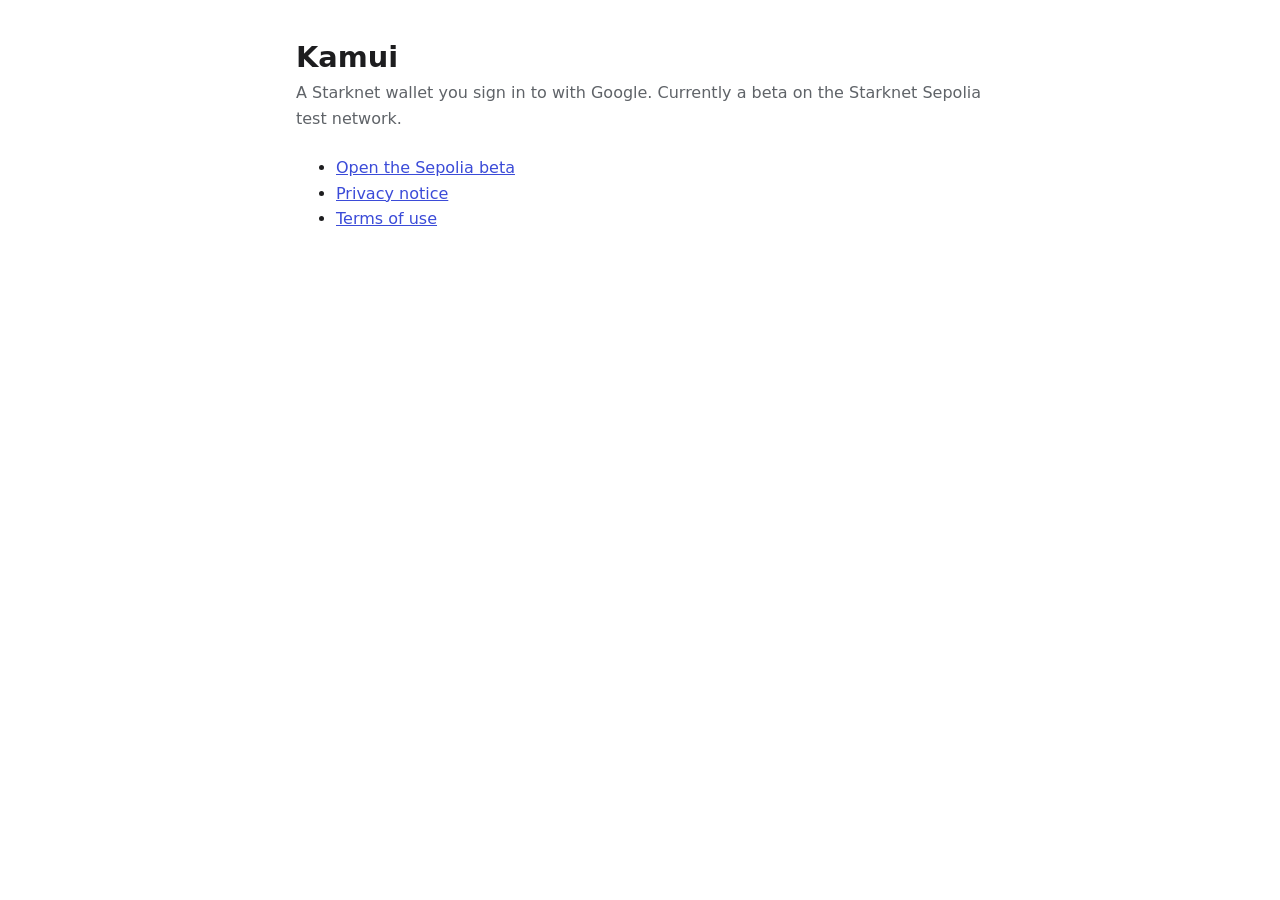
<file: index.html>
<!doctype html>
<html lang="en"><head><meta charset="utf-8"><meta name="viewport" content="width=device-width,initial-scale=1">
<title>Kamui</title><link rel="stylesheet" href="/style.css"></head>
<body><main>
<h1>Kamui</h1>
<p class="meta">A Starknet wallet you sign in to with Google. Currently a beta on the Starknet Sepolia test network.</p>
<ul><li><a href="https://sepolia.kamui.page">Open the Sepolia beta</a></li><li><a href="/privacy">Privacy notice</a></li><li><a href="/terms">Terms of use</a></li></ul>
</main></body></html>
</file>
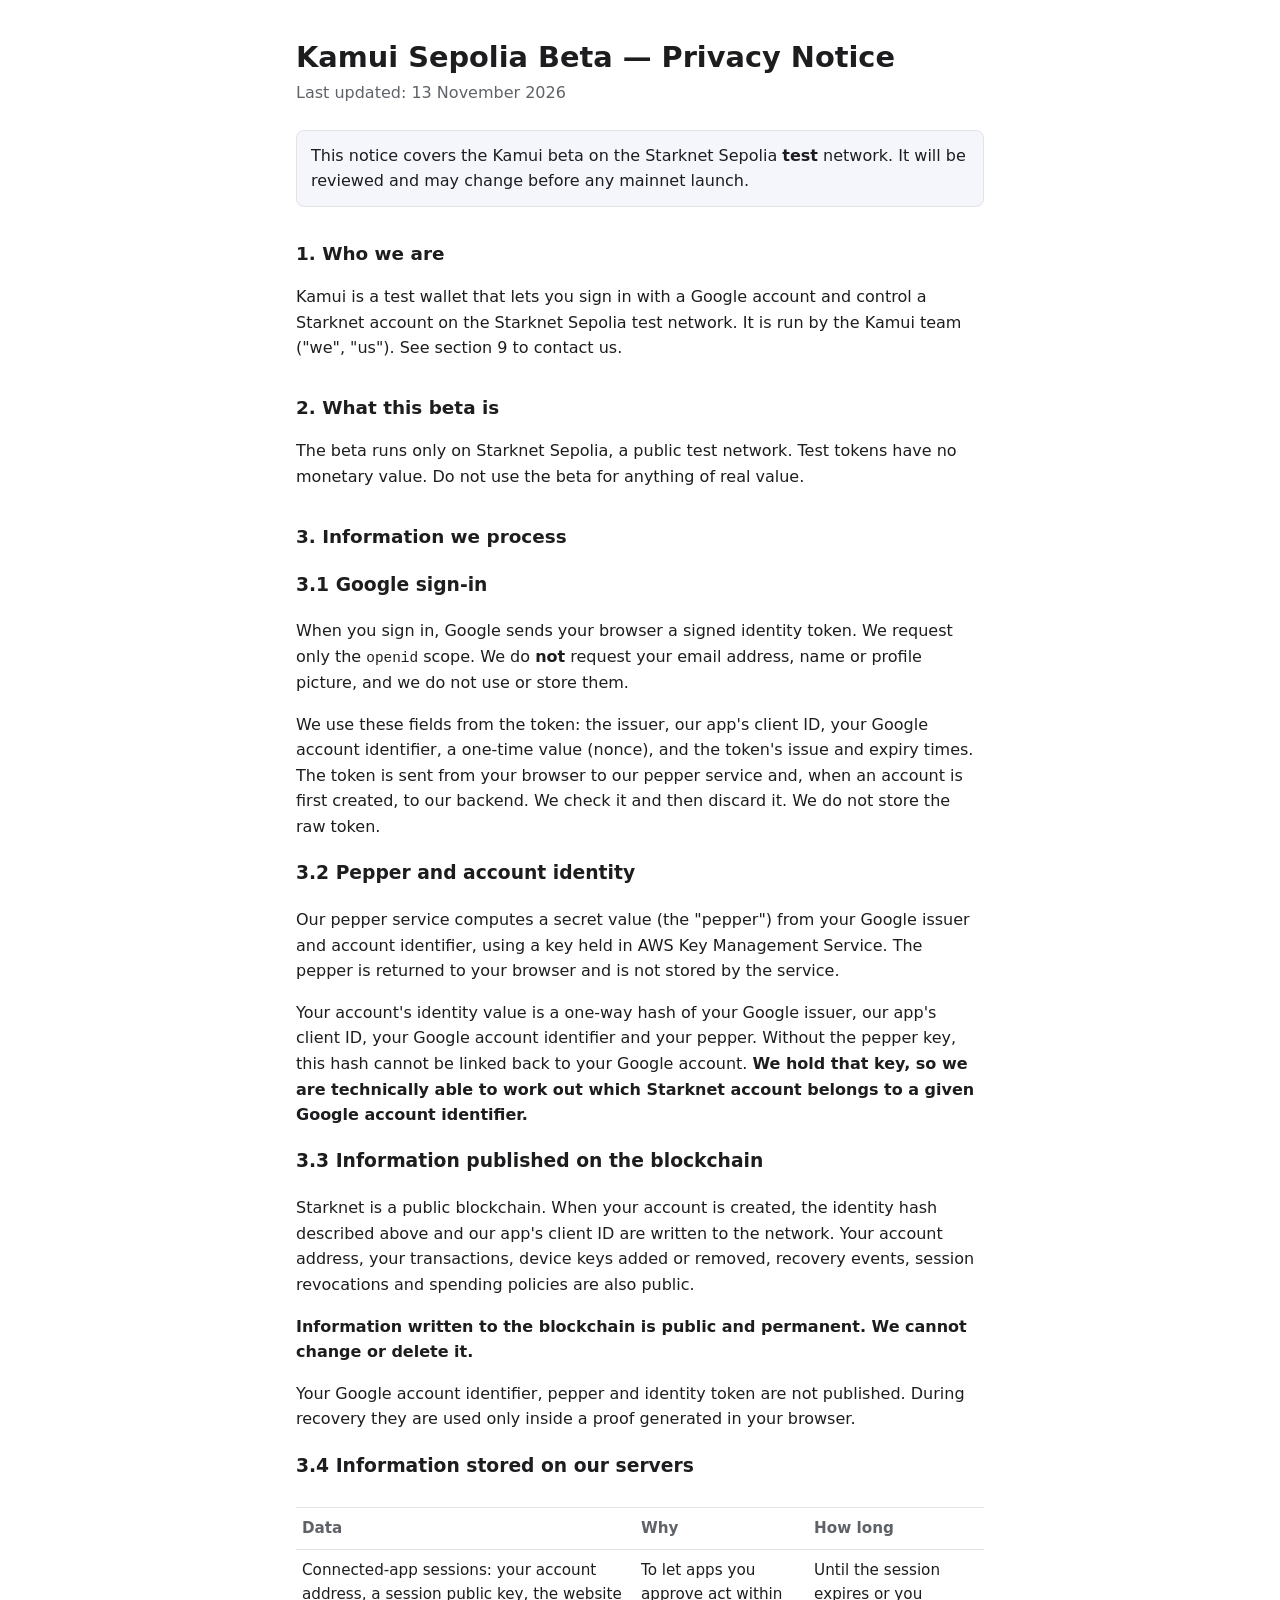
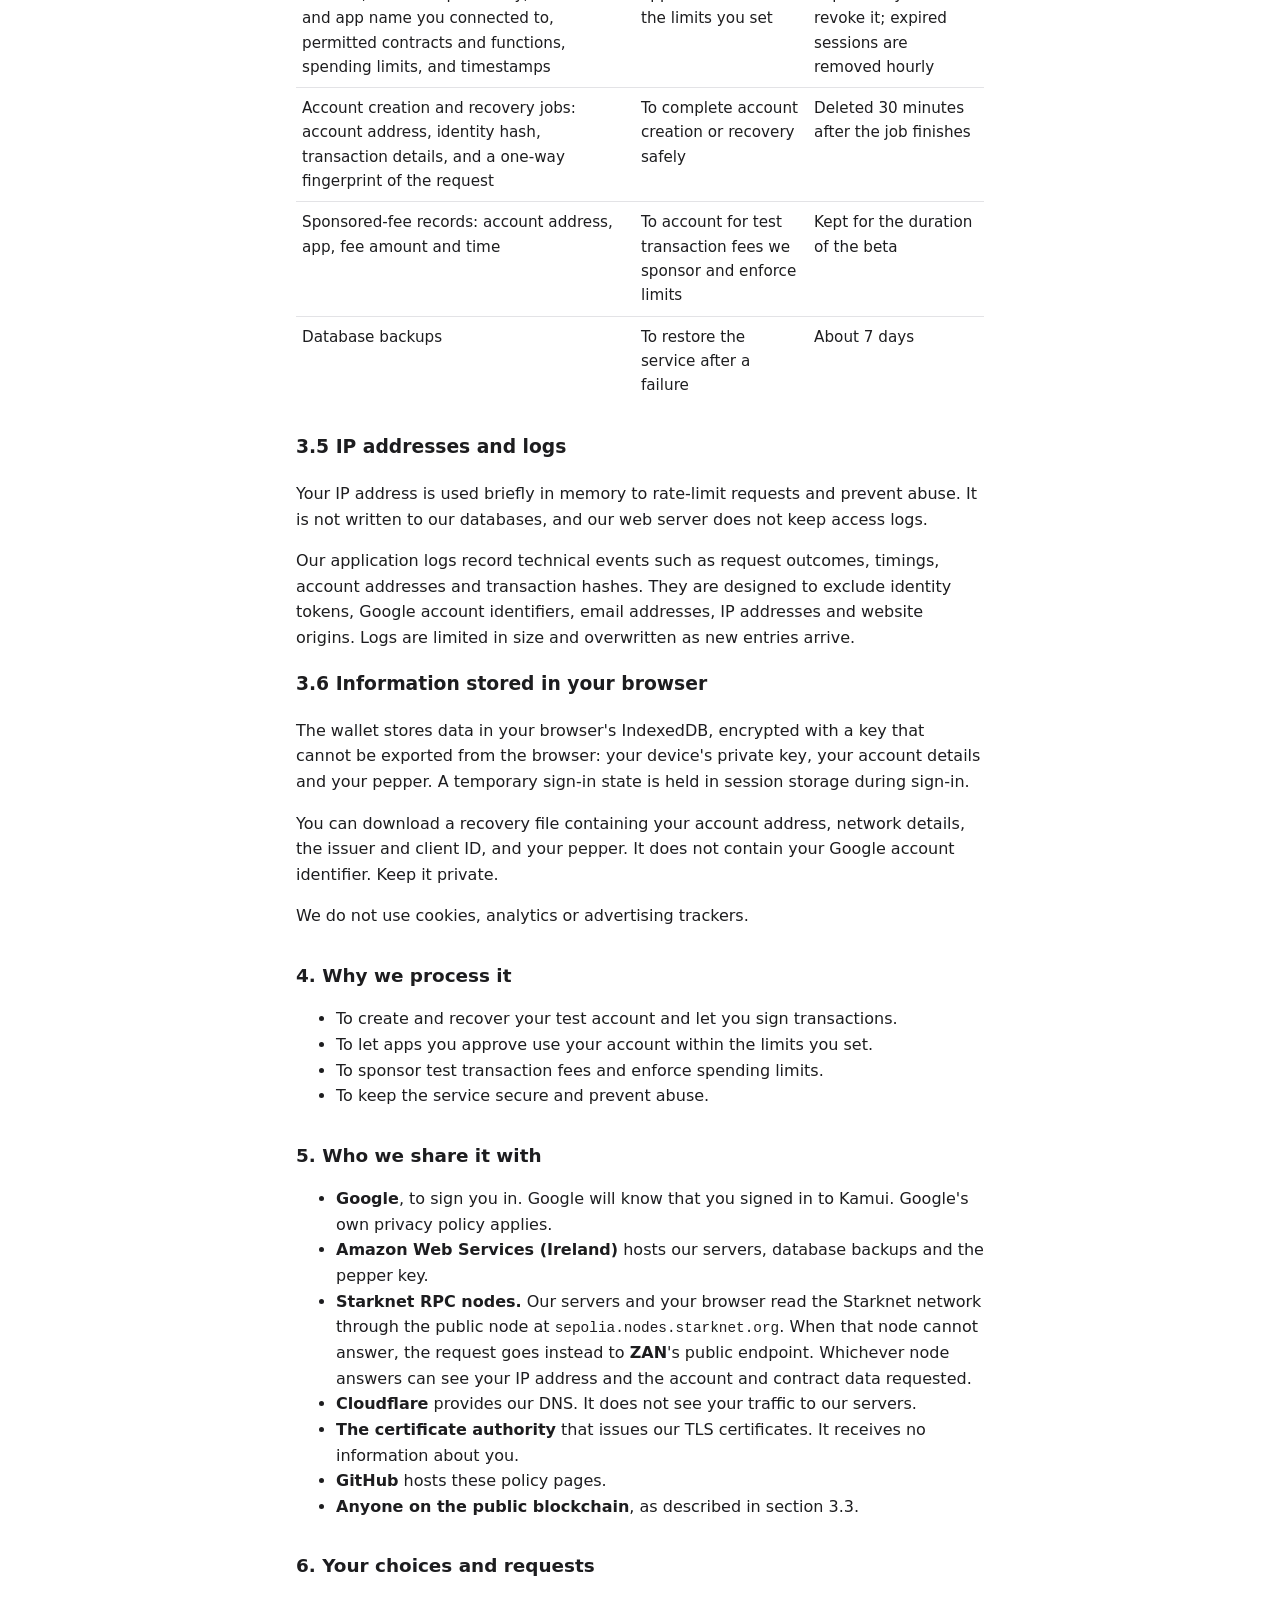
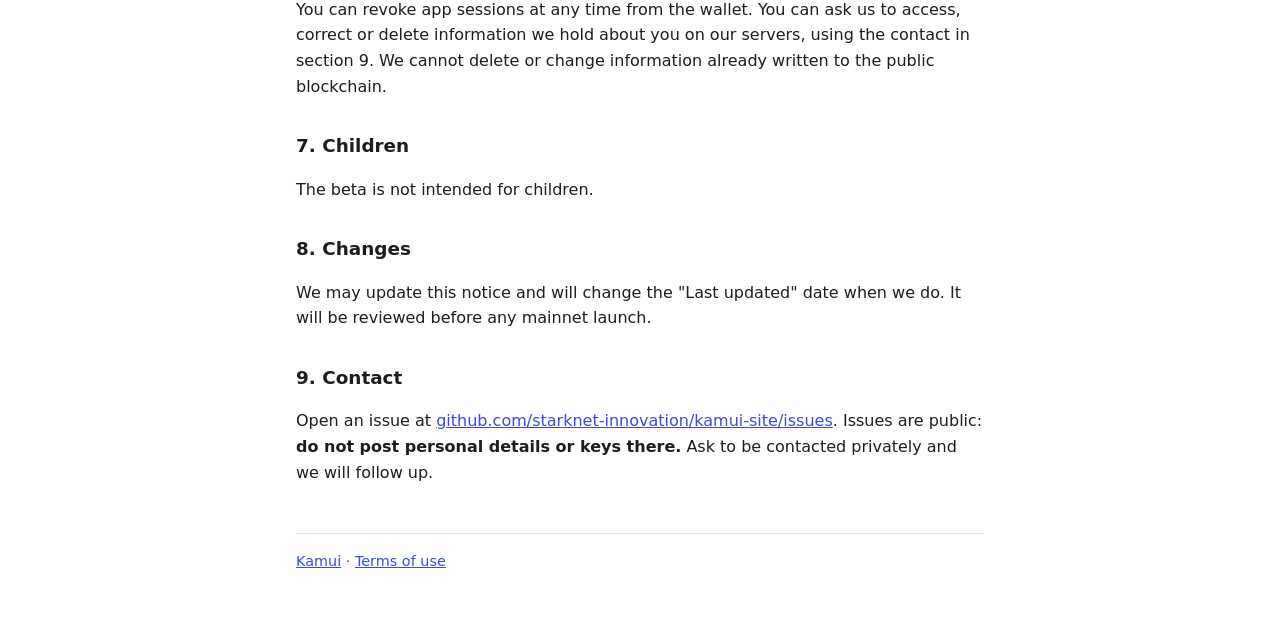
<file: privacy/index.html>
<!doctype html>
<html lang="en"><head><meta charset="utf-8"><meta name="viewport" content="width=device-width,initial-scale=1">
<title>Kamui Privacy</title><link rel="stylesheet" href="/style.css"></head>
<body><main>
<h1>Kamui Sepolia Beta — Privacy Notice</h1>
<p class="meta">Last updated: 13 November 2026</p>
<p class="note">This notice covers the Kamui beta on the Starknet Sepolia <strong>test</strong> network. It will be reviewed and may change before any mainnet launch.</p>

<h2>1. Who we are</h2>
<p>Kamui is a test wallet that lets you sign in with a Google account and control a Starknet account on the Starknet Sepolia test network. It is run by the Kamui team ("we", "us"). See section 9 to contact us.</p>

<h2>2. What this beta is</h2>
<p>The beta runs only on Starknet Sepolia, a public test network. Test tokens have no monetary value. Do not use the beta for anything of real value.</p>

<h2>3. Information we process</h2>
<h3>3.1 Google sign-in</h3>
<p>When you sign in, Google sends your browser a signed identity token. We request only the <code>openid</code> scope. We do <strong>not</strong> request your email address, name or profile picture, and we do not use or store them.</p>
<p>We use these fields from the token: the issuer, our app's client ID, your Google account identifier, a one-time value (nonce), and the token's issue and expiry times. The token is sent from your browser to our pepper service and, when an account is first created, to our backend. We check it and then discard it. We do not store the raw token.</p>

<h3>3.2 Pepper and account identity</h3>
<p>Our pepper service computes a secret value (the "pepper") from your Google issuer and account identifier, using a key held in AWS Key Management Service. The pepper is returned to your browser and is not stored by the service.</p>
<p>Your account's identity value is a one-way hash of your Google issuer, our app's client ID, your Google account identifier and your pepper. Without the pepper key, this hash cannot be linked back to your Google account. <strong>We hold that key, so we are technically able to work out which Starknet account belongs to a given Google account identifier.</strong></p>

<h3>3.3 Information published on the blockchain</h3>
<p>Starknet is a public blockchain. When your account is created, the identity hash described above and our app's client ID are written to the network. Your account address, your transactions, device keys added or removed, recovery events, session revocations and spending policies are also public.</p>
<p><strong>Information written to the blockchain is public and permanent. We cannot change or delete it.</strong></p>
<p>Your Google account identifier, pepper and identity token are not published. During recovery they are used only inside a proof generated in your browser.</p>

<h3>3.4 Information stored on our servers</h3>
<div class="wrap"><table>
<tr><th>Data</th><th>Why</th><th>How long</th></tr>
<tr><td>Connected-app sessions: your account address, a session public key, the website and app name you connected to, permitted contracts and functions, spending limits, and timestamps</td><td>To let apps you approve act within the limits you set</td><td>Until the session expires or you revoke it; expired sessions are removed hourly</td></tr>
<tr><td>Account creation and recovery jobs: account address, identity hash, transaction details, and a one-way fingerprint of the request</td><td>To complete account creation or recovery safely</td><td>Deleted 30 minutes after the job finishes</td></tr>
<tr><td>Sponsored-fee records: account address, app, fee amount and time</td><td>To account for test transaction fees we sponsor and enforce limits</td><td>Kept for the duration of the beta</td></tr>
<tr><td>Database backups</td><td>To restore the service after a failure</td><td>About 7 days</td></tr>
</table></div>

<h3>3.5 IP addresses and logs</h3>
<p>Your IP address is used briefly in memory to rate-limit requests and prevent abuse. It is not written to our databases, and our web server does not keep access logs.</p>
<p>Our application logs record technical events such as request outcomes, timings, account addresses and transaction hashes. They are designed to exclude identity tokens, Google account identifiers, email addresses, IP addresses and website origins. Logs are limited in size and overwritten as new entries arrive.</p>

<h3>3.6 Information stored in your browser</h3>
<p>The wallet stores data in your browser's IndexedDB, encrypted with a key that cannot be exported from the browser: your device's private key, your account details and your pepper. A temporary sign-in state is held in session storage during sign-in.</p>
<p>You can download a recovery file containing your account address, network details, the issuer and client ID, and your pepper. It does not contain your Google account identifier. Keep it private.</p>
<p>We do not use cookies, analytics or advertising trackers.</p>

<h2>4. Why we process it</h2>
<ul>
<li>To create and recover your test account and let you sign transactions.</li>
<li>To let apps you approve use your account within the limits you set.</li>
<li>To sponsor test transaction fees and enforce spending limits.</li>
<li>To keep the service secure and prevent abuse.</li>
</ul>

<h2>5. Who we share it with</h2>
<ul>
<li><strong>Google</strong>, to sign you in. Google will know that you signed in to Kamui. Google's own privacy policy applies.</li>
<li><strong>Amazon Web Services (Ireland)</strong> hosts our servers, database backups and the pepper key.</li>
<li><strong>Starknet RPC nodes.</strong> Our servers and your browser read the Starknet network through the public node at <code>sepolia.nodes.starknet.org</code>. When that node cannot answer, the request goes instead to <strong>ZAN</strong>'s public endpoint. Whichever node answers can see your IP address and the account and contract data requested.</li>
<li><strong>Cloudflare</strong> provides our DNS. It does not see your traffic to our servers.</li>
<li><strong>The certificate authority</strong> that issues our TLS certificates. It receives no information about you.</li>
<li><strong>GitHub</strong> hosts these policy pages.</li>
<li><strong>Anyone on the public blockchain</strong>, as described in section 3.3.</li>
</ul>

<h2>6. Your choices and requests</h2>
<p>You can revoke app sessions at any time from the wallet. You can ask us to access, correct or delete information we hold about you on our servers, using the contact in section 9. We cannot delete or change information already written to the public blockchain.</p>

<h2>7. Children</h2>
<p>The beta is not intended for children.</p>

<h2>8. Changes</h2>
<p>We may update this notice and will change the "Last updated" date when we do. It will be reviewed before any mainnet launch.</p>

<h2>9. Contact</h2>
<p>Open an issue at <a href="https://github.com/starknet-innovation/kamui-site/issues">github.com/starknet-innovation/kamui-site/issues</a>. Issues are public: <strong>do not post personal details or keys there.</strong> Ask to be contacted privately and we will follow up.</p>

<footer><a href="/">Kamui</a> · <a href="/terms">Terms of use</a></footer>
</main></body></html>
</file>
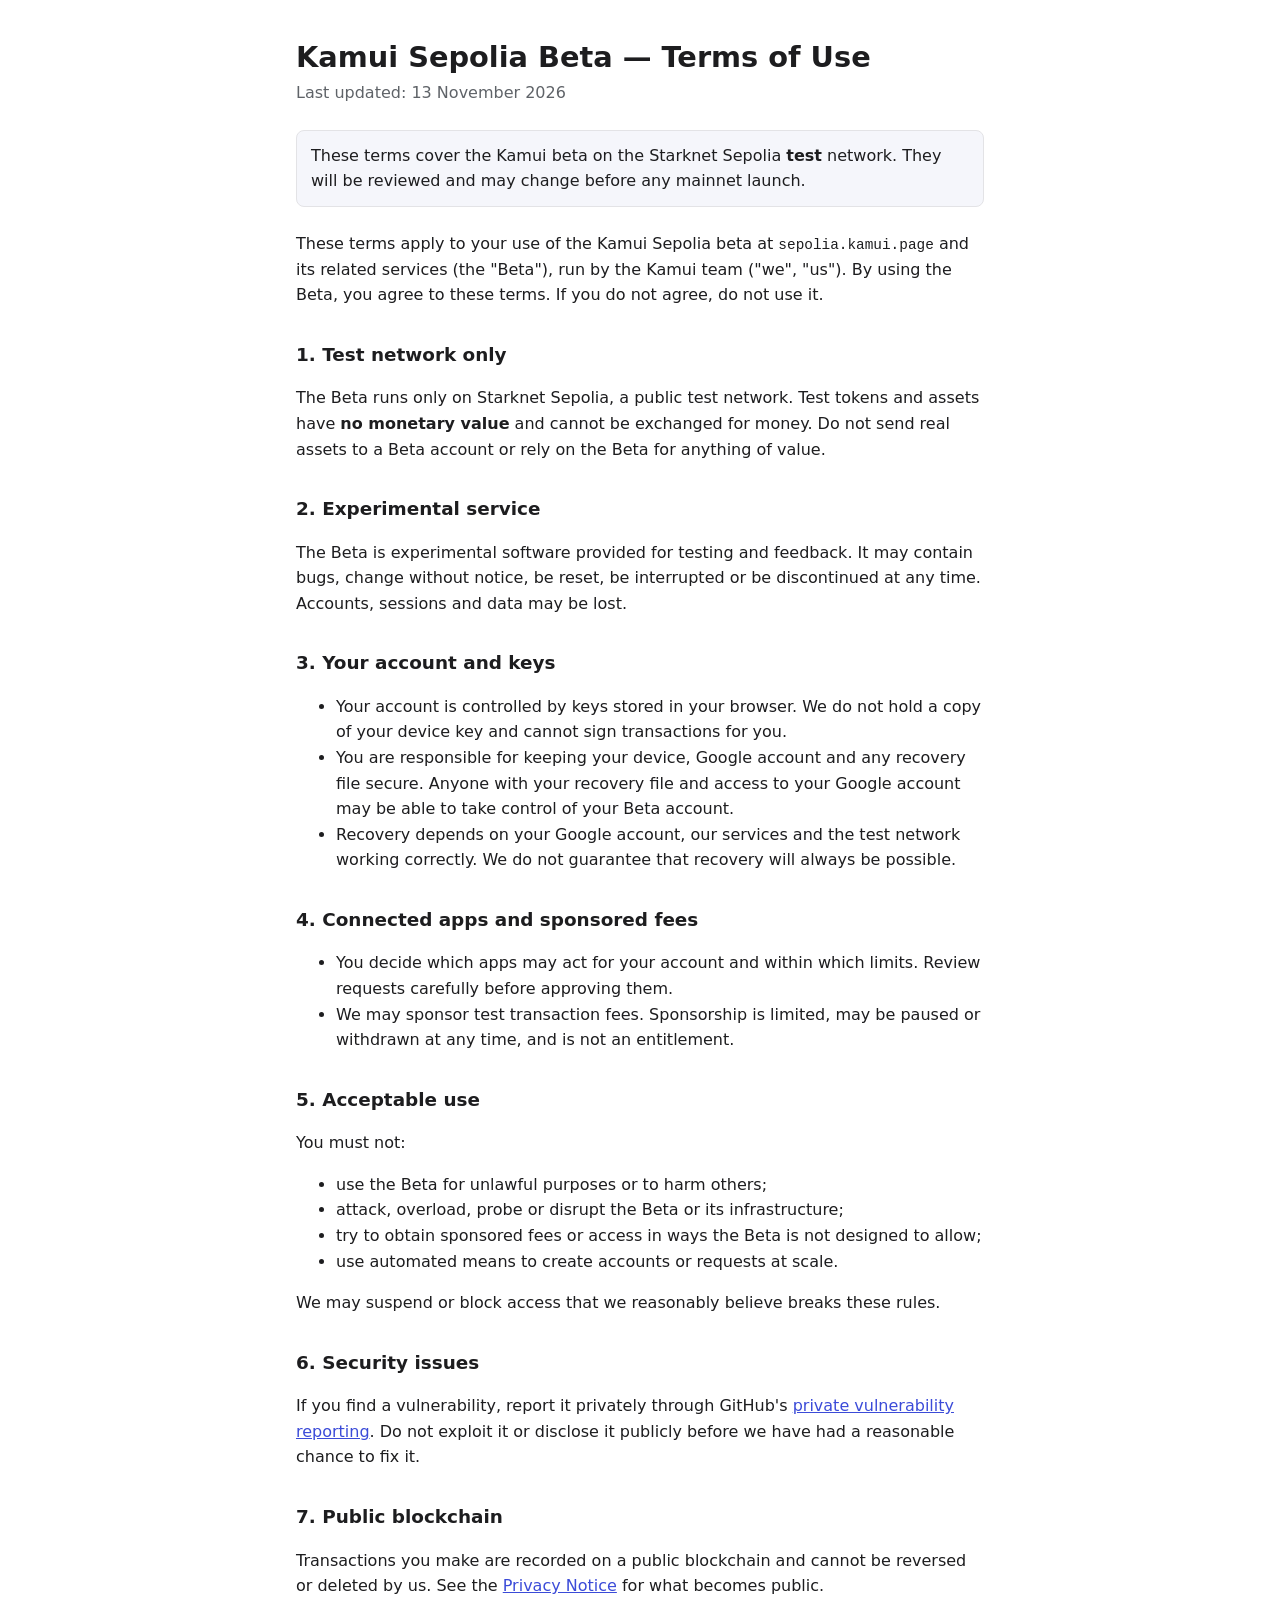
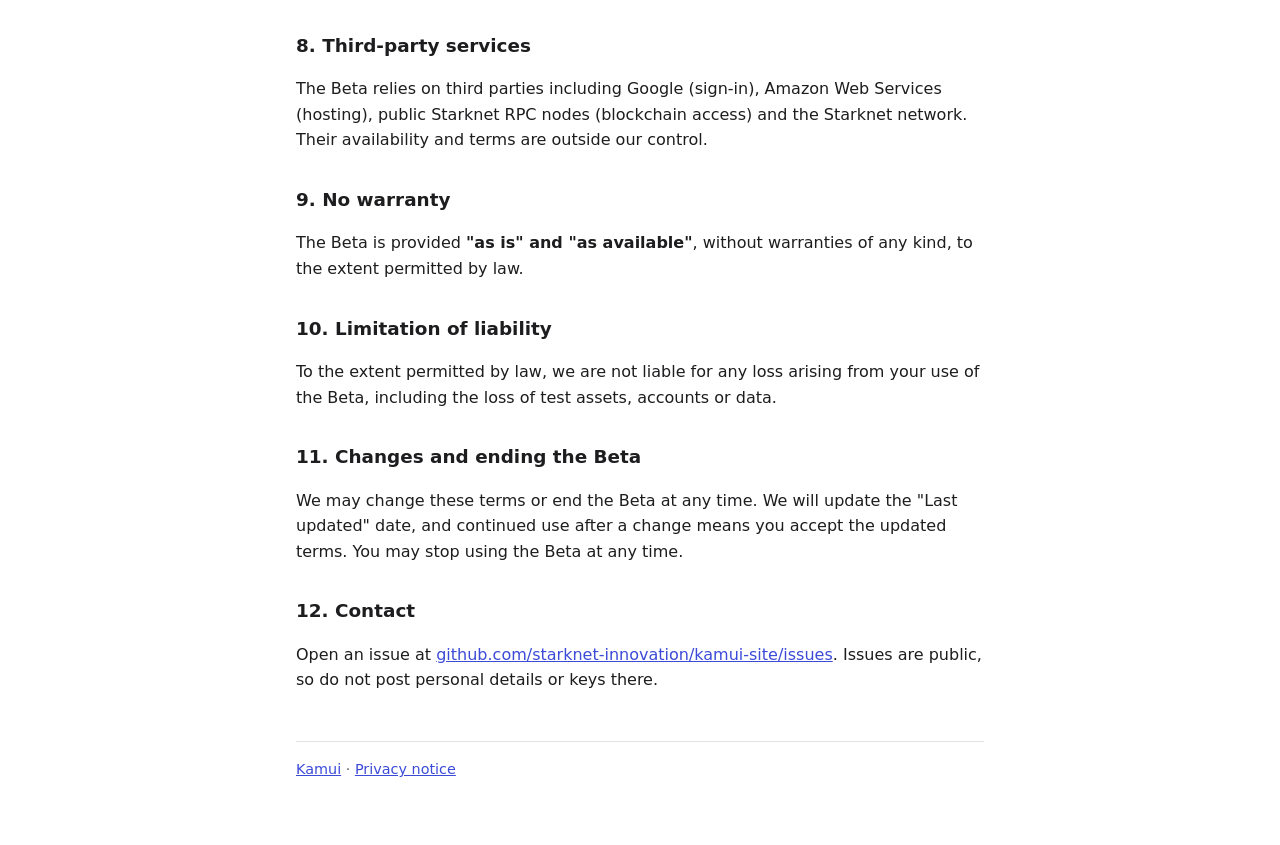
<file: terms/index.html>
<!doctype html>
<html lang="en"><head><meta charset="utf-8"><meta name="viewport" content="width=device-width,initial-scale=1">
<title>Kamui Terms</title><link rel="stylesheet" href="/style.css"></head>
<body><main>
<h1>Kamui Sepolia Beta — Terms of Use</h1>
<p class="meta">Last updated: 13 November 2026</p>
<p class="note">These terms cover the Kamui beta on the Starknet Sepolia <strong>test</strong> network. They will be reviewed and may change before any mainnet launch.</p>

<p>These terms apply to your use of the Kamui Sepolia beta at <code>sepolia.kamui.page</code> and its related services (the "Beta"), run by the Kamui team ("we", "us"). By using the Beta, you agree to these terms. If you do not agree, do not use it.</p>

<h2>1. Test network only</h2>
<p>The Beta runs only on Starknet Sepolia, a public test network. Test tokens and assets have <strong>no monetary value</strong> and cannot be exchanged for money. Do not send real assets to a Beta account or rely on the Beta for anything of value.</p>

<h2>2. Experimental service</h2>
<p>The Beta is experimental software provided for testing and feedback. It may contain bugs, change without notice, be reset, be interrupted or be discontinued at any time. Accounts, sessions and data may be lost.</p>

<h2>3. Your account and keys</h2>
<ul>
<li>Your account is controlled by keys stored in your browser. We do not hold a copy of your device key and cannot sign transactions for you.</li>
<li>You are responsible for keeping your device, Google account and any recovery file secure. Anyone with your recovery file and access to your Google account may be able to take control of your Beta account.</li>
<li>Recovery depends on your Google account, our services and the test network working correctly. We do not guarantee that recovery will always be possible.</li>
</ul>

<h2>4. Connected apps and sponsored fees</h2>
<ul>
<li>You decide which apps may act for your account and within which limits. Review requests carefully before approving them.</li>
<li>We may sponsor test transaction fees. Sponsorship is limited, may be paused or withdrawn at any time, and is not an entitlement.</li>
</ul>

<h2>5. Acceptable use</h2>
<p>You must not:</p>
<ul>
<li>use the Beta for unlawful purposes or to harm others;</li>
<li>attack, overload, probe or disrupt the Beta or its infrastructure;</li>
<li>try to obtain sponsored fees or access in ways the Beta is not designed to allow;</li>
<li>use automated means to create accounts or requests at scale.</li>
</ul>
<p>We may suspend or block access that we reasonably believe breaks these rules.</p>

<h2>6. Security issues</h2>
<p>If you find a vulnerability, report it privately through GitHub's <a href="https://github.com/starknet-innovation/kamui-site/security/advisories/new">private vulnerability reporting</a>. Do not exploit it or disclose it publicly before we have had a reasonable chance to fix it.</p>

<h2>7. Public blockchain</h2>
<p>Transactions you make are recorded on a public blockchain and cannot be reversed or deleted by us. See the <a href="/privacy">Privacy Notice</a> for what becomes public.</p>

<h2>8. Third-party services</h2>
<p>The Beta relies on third parties including Google (sign-in), Amazon Web Services (hosting), public Starknet RPC nodes (blockchain access) and the Starknet network. Their availability and terms are outside our control.</p>

<h2>9. No warranty</h2>
<p>The Beta is provided <strong>"as is" and "as available"</strong>, without warranties of any kind, to the extent permitted by law.</p>

<h2>10. Limitation of liability</h2>
<p>To the extent permitted by law, we are not liable for any loss arising from your use of the Beta, including the loss of test assets, accounts or data.</p>

<h2>11. Changes and ending the Beta</h2>
<p>We may change these terms or end the Beta at any time. We will update the "Last updated" date, and continued use after a change means you accept the updated terms. You may stop using the Beta at any time.</p>

<h2>12. Contact</h2>
<p>Open an issue at <a href="https://github.com/starknet-innovation/kamui-site/issues">github.com/starknet-innovation/kamui-site/issues</a>. Issues are public, so do not post personal details or keys there.</p>

<footer><a href="/">Kamui</a> · <a href="/privacy">Privacy notice</a></footer>
</main></body></html>
</file>
<file: style.css>
:root{--bg:#fff;--fg:#1d1d1f;--muted:#5f6368;--line:#e3e3e6;--accent:#3b4bd8;--note:#f5f6fb}
@media (prefers-color-scheme:dark){:root{--bg:#121214;--fg:#ececf0;--muted:#a3a3ad;--line:#2c2c31;--accent:#9aa5ff;--note:#1c1d24}}
*{box-sizing:border-box}
body{margin:0;background:var(--bg);color:var(--fg);font:16px/1.6 system-ui,-apple-system,"Segoe UI",Roboto,sans-serif}
main{max-width:720px;margin:0 auto;padding:40px 16px 64px}
h1{font-size:1.8rem;line-height:1.25;margin:0 0 4px}
h2{font-size:1.15rem;margin:2rem 0 .5rem}
p,li{color:var(--fg)}
.meta{color:var(--muted);margin:0 0 1.5rem}
.note{background:var(--note);border:1px solid var(--line);border-radius:8px;padding:12px 14px;margin:0 0 1.5rem}
a{color:var(--accent)}
table{width:100%;border-collapse:collapse;margin:.5rem 0;font-size:.95rem}
th,td{text-align:left;vertical-align:top;border-top:1px solid var(--line);padding:8px 6px}
th{color:var(--muted);font-weight:600}
.wrap{overflow-x:auto}
footer{margin-top:3rem;padding-top:1rem;border-top:1px solid var(--line);color:var(--muted);font-size:.9rem}
code{font-size:.9em}
</file>
